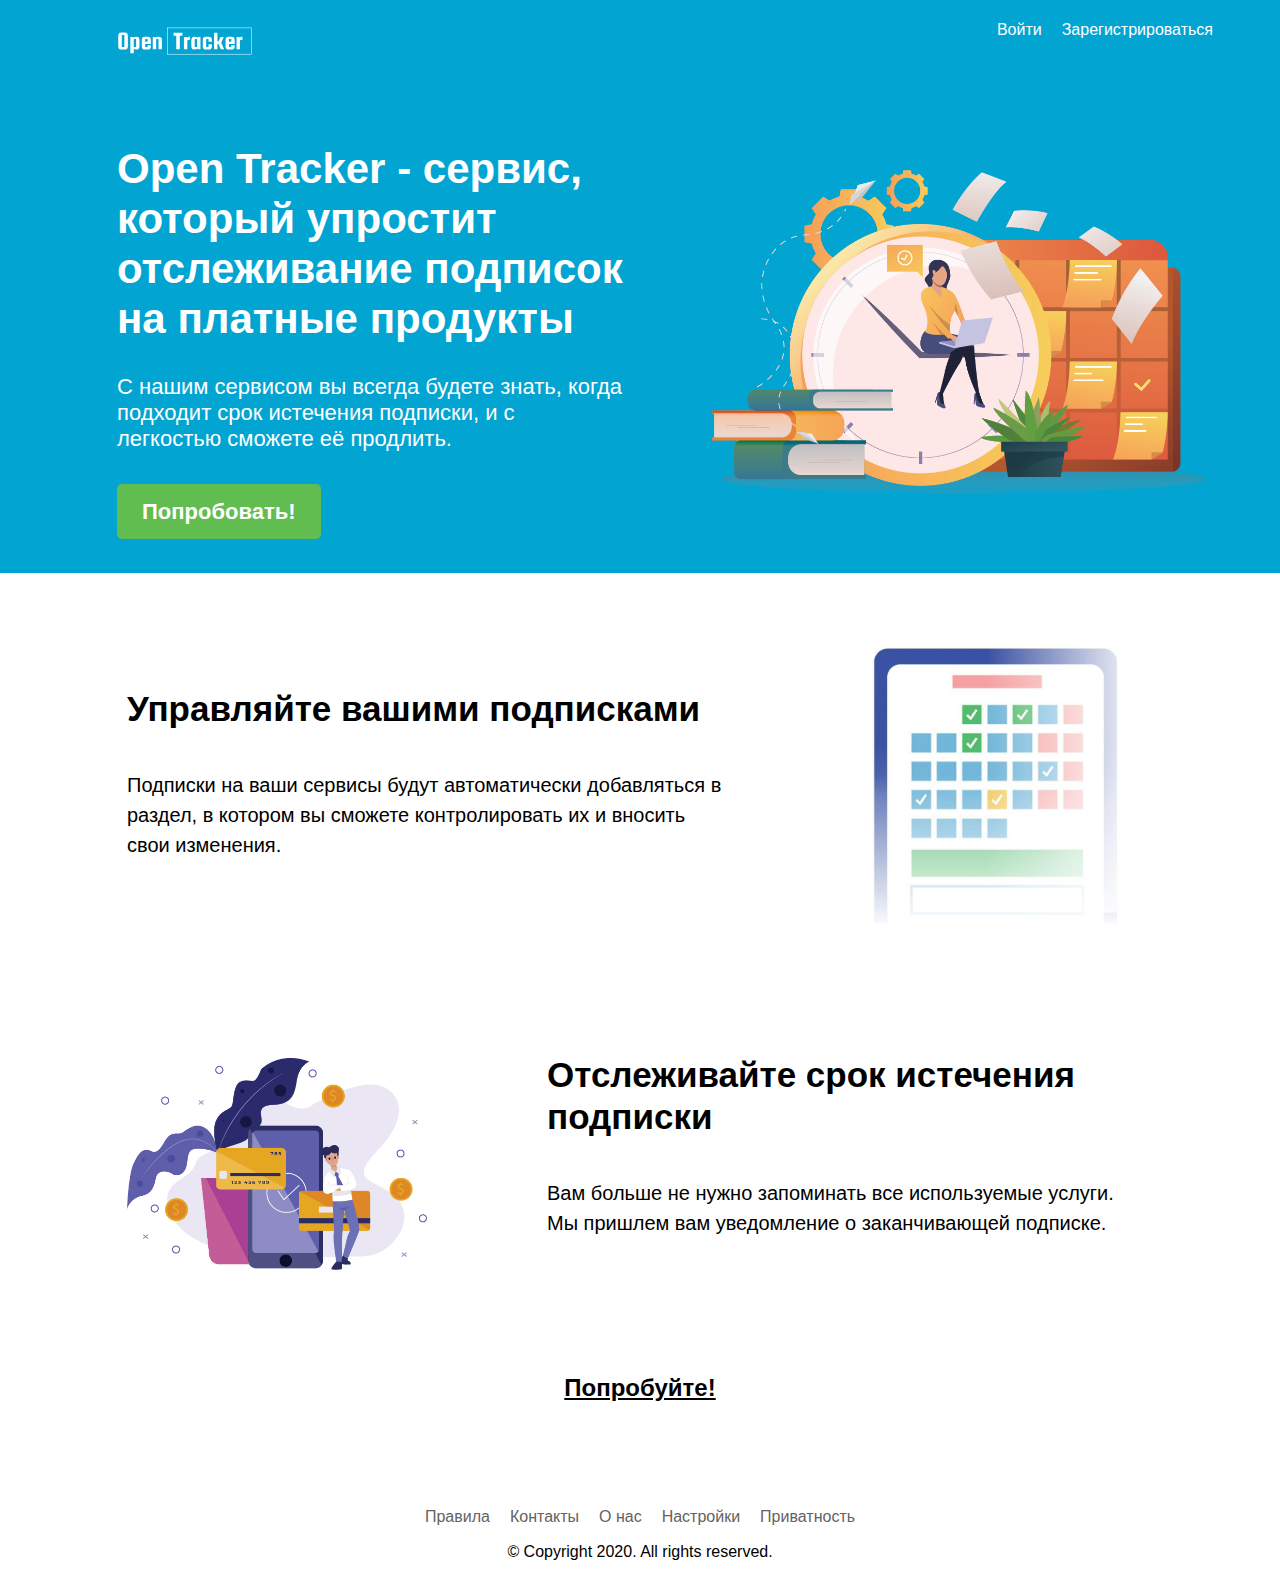
<file: index.html>
<!DOCTYPE html>
<html lang="en">
<head>
    <meta charset="UTF-8">
    <meta name="viewport" content="width=device-width, initial-scale=1.0">
    <meta http-equiv="X-UA-Compatible" content="ie=edge">
    <title>Главная</title>

    <!-- Yandex.Metrika counter --> <script type="text/javascript" > (function(m,e,t,r,i,k,a){m[i]=m[i]||function(){(m[i].a=m[i].a||[]).push(arguments)}; m[i].l=1*new Date();k=e.createElement(t),a=e.getElementsByTagName(t)[0],k.async=1,k.src=r,a.parentNode.insertBefore(k,a)}) (window, document, "script", "https://mc.yandex.ru/metrika/tag.js", "ym"); ym(63083692, "init", { clickmap:true, trackLinks:true, accurateTrackBounce:true, webvisor:true }); </script> <noscript><div><img src="https://mc.yandex.ru/watch/63083692" style="position:absolute; left:-9999px;" alt="" /></div></noscript> <!-- /Yandex.Metrika counter -->

    <link rel="stylesheet" href="css/normalize.css">
    <link rel="stylesheet" href="css/style.css">
</head>
<body class="main-page">
    <header class="main-header">
        <div class="container">
            <nav class="main-navigation">
                <a class="header-logo">
                    <img src="img/Group_6.svg" alt="Open tracker">
                </a>
                <ul class="user-list"> 
                    <li><a onclick="ym(63083692,'reachGoal','temp-button'); return true;" href="temp.html" class="user-list-link user-list-log">Войти</a></li>
                    <li><a onclick="ym(63083692,'reachGoal','temp-button'); return true;" href="temp.html" class="user-list-link user-list-link-sign">Зарегистрироваться</a></li>
                </ul>
            </nav>
        </div>
    </header>

    <main class="main-content">
        <div class="main-desctiption-background">
            <div class="container">
                <div class="column-main-description">
                    <section class="start-description">
                        <h1 class="start-description-title">Open Tracker - сервис, который упростит отслеживание 
                            подписок на платные продукты</h1>
                        <p class="start-description-about">С нашим сервисом вы всегда будете знать, когда подходит
                            срок истечения подписки, и с легкостью сможете её продлить.
                        </p>
                        <a onclick="ym(63083692,'reachGoal','temp-button'); return true;" class="main-desctiption-button" href="temp.html">Попробовать!</a>
                    </section>
                    <div>
                        <img class="image-start-description" src="img/main-photo.png" width="540">
                    </div>
                </div>
            </div>
        </div>

        <section class="main-content-features">
            <div class="container">
                <h2 class="visually-hidden">Преимущества сервиса</h2>
                <div class="main-content-column">
                    <div class="column-text">
                        <h3 class="features-title">Управляйте вашими подписками</h3>
                        <p class="features-description">Подписки на ваши сервисы будут автоматически добавляться в раздел, 
                            в котором вы сможете контролировать их и вносить свои изменения. 
                        </p>
                    </div>
                    <div class="column-image">
                        <img class="photo-features-list" src="img/phone.jpg" alt="Телефон с планером занятий">
                    </div>
                </div>

                <div class="main-content-column">
                    <div class="column-image">
                        <img class="photo-features-list" src="img/peple.jpg" alt="Помощник">
                    </div>
                    <div class="column-text">
                        <h3 class="features-title">Отслеживайте срок истечения подписки</h3>
                        <p class="features-description">Вам больше не нужно запоминать все используемые услуги.
                            Мы пришлем вам уведомление о заканчивающей подписке.
                        </p>
                    </div>
                </div>

                <div class="main-tutorial">
                    <a onclick="ym(63083692,'reachGoal','temp-button'); return true;" href="temp.html"><h2 class="tutorial-title">Попробуйте!</h2></a> 
                    <!-- <img class="tutorial-slider" alt="Обучение" src="img/site.png"> -->
                </div>
            </div>
        </section>



    </main>

    <footer class="main-footer">
        <div class="container">
            <div class="footer-content">
                <ul class="footer-list">
                    <li class="footer-list-item">
                        <a href="#">Правила</a>
                    </li>
                    <li class="footer-list-item">
                        <a href="#">Контакты</a>
                    </li>
                    <li class="footer-list-item">
                        <a href="#">О нас</a>
                    </li>
                    <li class="footer-list-item">
                        <a href="#">Настройки</a>
                    </li>
                    <li class="footer-list-item">
                        <a href="#">Приватность</a>
                    </li>
                </ul>
                <p class="copytight">© Copyright 2020. All rights reserved. </p>
            </div>
        </div>
    </footer>
</body>
</html>
</file>
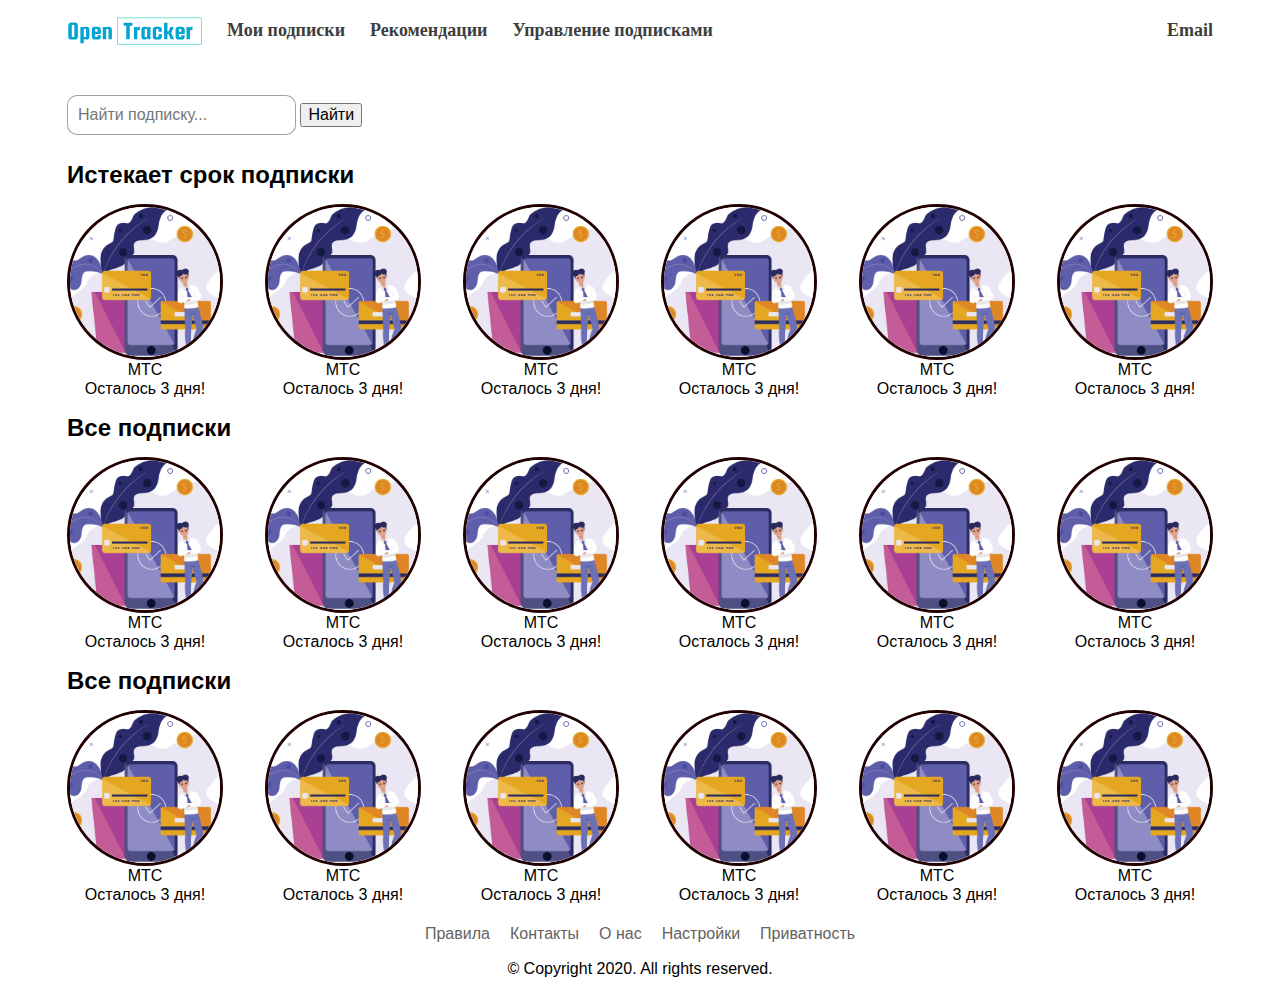
<file: main.html>
<!DOCTYPE html>
<html lang="en">
<head>
    <meta charset="UTF-8">
    <meta name="viewport" content="width=device-width, initial-scale=1.0">
    <meta http-equiv="X-UA-Compatible" content="ie=edge">
    <title>Мои подписки</title>
    <link rel="stylesheet" href="css/normalize.css">
    <link rel="stylesheet" href="css/style.css">
</head>
<body class="inner-page">
    <header class="inner-header">
        <div class="container">
            <nav class="page-navigation">
                <a href="index.html"><img class="nav-logo" src="img/logo_blue.svg" alt="Логотип"></a>
                <ul class="page-list">
                    <li>
                        <a class="page-link">Мои подписки</a>
                    </li>
                    <li>
                        <a class="page-link">Рекомендации</a>
                    </li>
                    <li>
                        <a class="page-link">Управление подписками</a>
                    </li>
                </ul>
                <div class="profile-section">
                    Email
                </div>
            </nav>
        </div>
    </header>

    <main class="main-inner-section">
        <div class="container">
            <form class="form-search" method="POST">
                <input class="search-input" type="text" placeholder="Найти подписку...">
                <button class="search-button">Найти</button>
            </form>

            <section class="subs-list">
                <h2 class="subs-list-title">Истекает срок подписки</h2>
                <ul class="subs-list-render">
                    <li class="subs-list-item">
                        <img class="img-subs" src="img/peple.jpg">
                        <span class="subs-title">МТС</span c>
                        <span class="subs-info-date">Осталось 3 дня!</span c>
                    </li>
                    <li class="subs-list-item">
                        <img class="img-subs" src="img/peple.jpg">
                        <span class="subs-title">МТС</span c>
                        <span class="subs-info-date">Осталось 3 дня!</span c>
                    </li>
                    <li class="subs-list-item">
                        <img class="img-subs" src="img/peple.jpg">
                        <span class="subs-title">МТС</span c>
                        <span class="subs-info-date">Осталось 3 дня!</span c>
                    </li>
                    <li class="subs-list-item">
                        <img class="img-subs" src="img/peple.jpg">
                        <span class="subs-title">МТС</span c>
                        <span class="subs-info-date">Осталось 3 дня!</span c>
                    </li>
                    <li class="subs-list-item">
                        <img class="img-subs" src="img/peple.jpg">
                        <span class="subs-title">МТС</span c>
                        <span class="subs-info-date">Осталось 3 дня!</span c>
                    </li>
                    <li class="subs-list-item">
                        <img class="img-subs" src="img/peple.jpg">
                        <span class="subs-title">МТС</span c>
                        <span class="subs-info-date">Осталось 3 дня!</span c>
                    </li>
                </ul>
            </section>

            <section class="subs-list">
                <h2 class="subs-list-title">Все подписки</h2>
                <ul class="subs-list-render">
                    <li class="subs-list-item">
                        <img class="img-subs" src="img/peple.jpg">
                        <span class="subs-title">МТС</span c>
                        <span class="subs-info-date">Осталось 3 дня!</span c>
                    </li>
                    <li class="subs-list-item">
                        <img class="img-subs" src="img/peple.jpg">
                        <span class="subs-title">МТС</span c>
                        <span class="subs-info-date">Осталось 3 дня!</span c>
                    </li>
                    <li class="subs-list-item">
                        <img class="img-subs" src="img/peple.jpg">
                        <span class="subs-title">МТС</span c>
                        <span class="subs-info-date">Осталось 3 дня!</span c>
                    </li>
                    <li class="subs-list-item">
                        <img class="img-subs" src="img/peple.jpg">
                        <span class="subs-title">МТС</span c>
                        <span class="subs-info-date">Осталось 3 дня!</span c>
                    </li>
                    <li class="subs-list-item">
                        <img class="img-subs" src="img/peple.jpg">
                        <span class="subs-title">МТС</span c>
                        <span class="subs-info-date">Осталось 3 дня!</span c>
                    </li>
                    <li class="subs-list-item">
                        <img class="img-subs" src="img/peple.jpg">
                        <span class="subs-title">МТС</span c>
                        <span class="subs-info-date">Осталось 3 дня!</span c>
                    </li>
                </ul>
            </section>

            <section class="subs-list">
                <h2 class="subs-list-title">Все подписки</h2>
                <ul class="subs-list-render">
                    <li class="subs-list-item">
                        <img class="img-subs" src="img/peple.jpg">
                        <span class="subs-title">МТС</span c>
                        <span class="subs-info-date">Осталось 3 дня!</span c>
                    </li>
                    <li class="subs-list-item">
                        <img class="img-subs" src="img/peple.jpg">
                        <span class="subs-title">МТС</span c>
                        <span class="subs-info-date">Осталось 3 дня!</span c>
                    </li>
                    <li class="subs-list-item">
                        <img class="img-subs" src="img/peple.jpg">
                        <span class="subs-title">МТС</span c>
                        <span class="subs-info-date">Осталось 3 дня!</span c>
                    </li>
                    <li class="subs-list-item">
                        <img class="img-subs" src="img/peple.jpg">
                        <span class="subs-title">МТС</span c>
                        <span class="subs-info-date">Осталось 3 дня!</span c>
                    </li>
                    <li class="subs-list-item">
                        <img class="img-subs" src="img/peple.jpg">
                        <span class="subs-title">МТС</span c>
                        <span class="subs-info-date">Осталось 3 дня!</span c>
                    </li>
                    <li class="subs-list-item">
                        <img class="img-subs" src="img/peple.jpg">
                        <span class="subs-title">МТС</span c>
                        <span class="subs-info-date">Осталось 3 дня!</span c>
                    </li>
                </ul>
            </section>
        </div>
    </main>

    <footer class="main-footer">
        <div class="container">
            <div class="footer-content">
                <ul class="footer-list">
                    <li class="footer-list-item">
                        <a href="#">Правила</a>
                    </li>
                    <li class="footer-list-item">
                        <a href="#">Контакты</a>
                    </li>
                    <li class="footer-list-item">
                        <a href="#">О нас</a>
                    </li>
                    <li class="footer-list-item">
                        <a href="#">Настройки</a>
                    </li>
                    <li class="footer-list-item">
                        <a href="#">Приватность</a>
                    </li>
                </ul>
                <p class="copytight">© Copyright 2020. All rights reserved. </p>
            </div>
        </div>
    </footer>
</body>
</html>
</file>
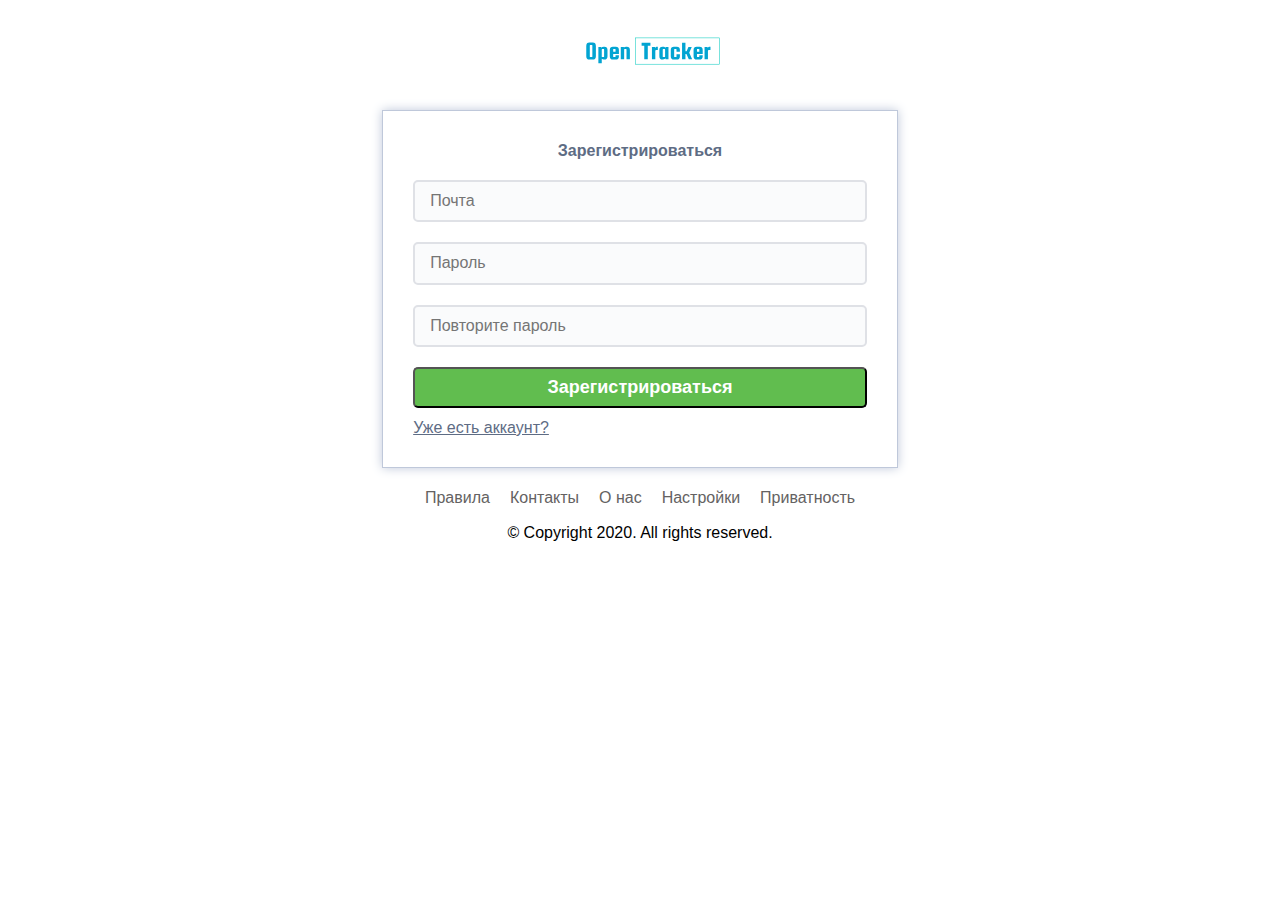
<file: register.html>
<!DOCTYPE html>
<html lang="ru">
<head>
    <meta charset="UTF-8">
    <meta name="viewport" content="width=device-width, initial-scale=1.0">
    <meta http-equiv="X-UA-Compatible" content="ie=edge">
    <title>Регистрация</title>
    <link rel="stylesheet" href="css/normalize.css">
    <link rel="stylesheet" href="css/style.css">
</head>
<body class="login-page">
    <main class="login-content">
        <div class="container">
            <div class="login-column">
                <a href="index.html" class="header-logo">
                    <img src="img/logo_blue.svg" alt="logo">
                </a>
                <div class="login-section">
                    <h1 class="input-title">Зарегистрироваться</h1>
                    <form class="user-logging" method="GET" action="#">
                        <p>
                            <label class="visually-hidden" for="user-login-input">Email</label>
                            <input class="input-login" id="user-login-input" type="email" name="email" placeholder="Почта">
                        </p>
                        <p>
                            <label class="visually-hidden" for="user-login-password">Пароль</label>
                            <input class="input-login" id="user-login-password" type="password" name="password" placeholder="Пароль">
                        </p>
                        <p>
                            <label class="visually-hidden" for="user-login-password-2">Повторите пароль</label>
                            <input class="input-login" id="user-login-password-2" type="password" name="password-2" placeholder="Повторите пароль">
                        </p>
                        <button type="submit" class="login-button">Зарегистрироваться</button>
                    </form>
                    <div class="extra-help-login">
                        <a href="login.html" class="login-register">Уже есть аккаунт?</a>
                    </div>
                </div>
            </div>
        </div>
    </main>

    <footer class="main-footer">
        <div class="container">
            <div class="footer-content">
                <ul class="footer-list">
                    <li class="footer-list-item">
                        <a href="#">Правила</a>
                    </li>
                    <li class="footer-list-item">
                        <a href="#">Контакты</a>
                    </li>
                    <li class="footer-list-item">
                        <a href="#">О нас</a>
                    </li>
                    <li class="footer-list-item">
                        <a href="#">Настройки</a>
                    </li>
                    <li class="footer-list-item">
                        <a href="#">Приватность</a>
                    </li>
                </ul>
                <p class="copytight">© Copyright 2020. All rights reserved. </p>
            </div>
        </div>
    </footer>
</body>
</html>
</file>
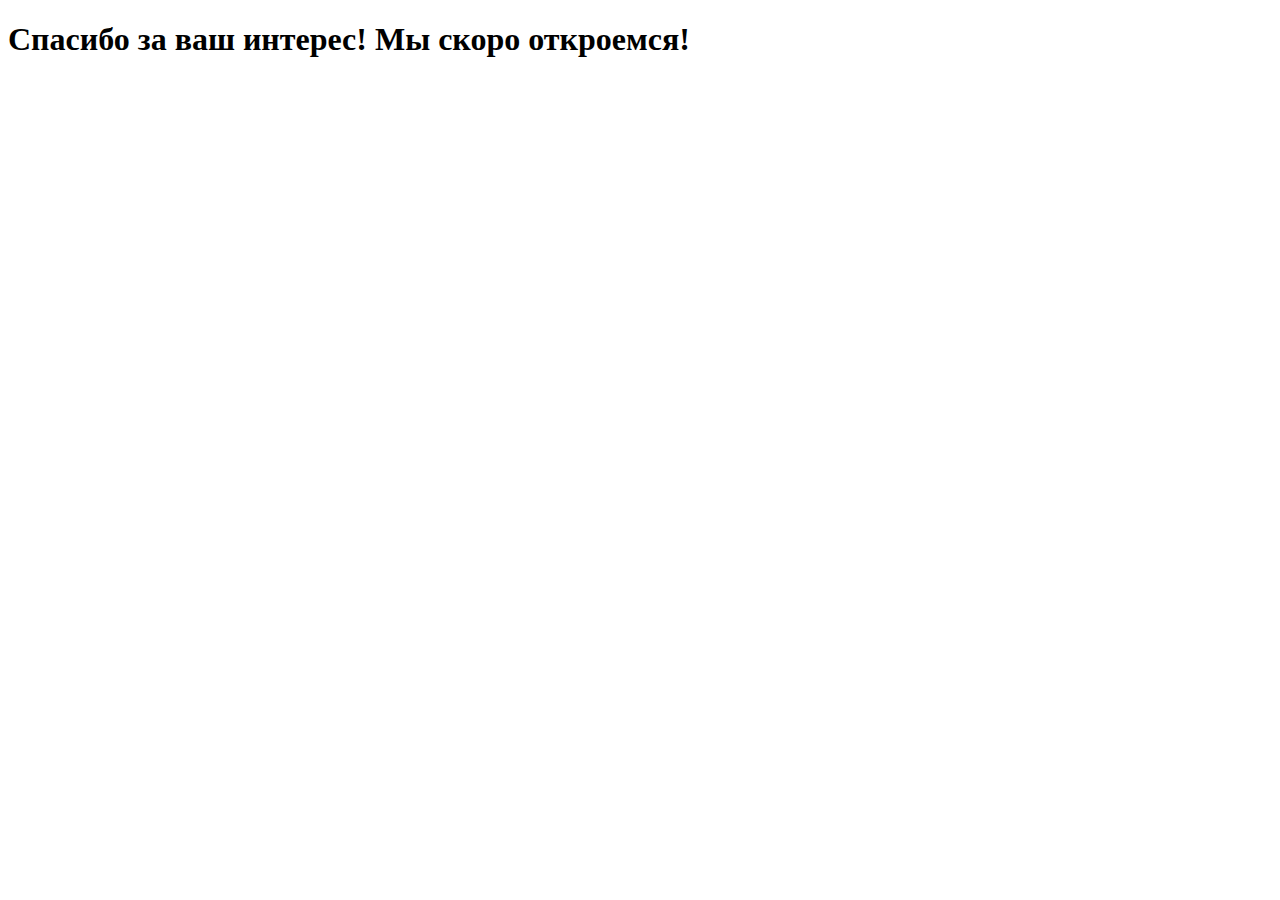
<file: temp.html>
<!DOCTYPE html>
<html lang="en">
<head>
    <meta charset="UTF-8">
    <meta name="viewport" content="width=device-width, initial-scale=1.0">
    <meta http-equiv="X-UA-Compatible" content="ie=edge">
    <title>Скоро!</title>
</head>
<body>
    <h1>Спасибо за ваш интерес! Мы скоро откроемся!</h1>
</body>
</html>
</file>
<file: css/style.css>
/****************************

        Common style

****************************/

html,
body {
	height: 100%;
}

body {
    background-color: #ffffff;
    
    color: #000000;
    font-family: 'PT Sans Caption', Arial, sans-serif;
    font-size: 16px;
    line-height: 19px;
}

.visually-hidden:not(:focus):not(:active),
input[type="checkbox"].visually-hidden,
input[type="radio"].visually-hidden {
    position: absolute;

    width: 1px;
    height: 1px;
    margin: -1px;
    border: 0;
    padding: 0;

    white-space: nowrap;

    clip-path: inset(100%);
    clip: rect(0 0 0 0);
    overflow: hidden;
}

.container {
    max-width: 1146px;
    margin: 0 auto;
    padding: 0 20px;
}

img {
    width: 100%;
    height: auto;
}

/****************************

        Main page

****************************/

.main-page {
    display: flex;
	flex-direction: column;
    min-height: 100%;
    margin: 0;
}

.main-header {
    background-color: #02a4d2;

    padding: 20px 0;

    width: 100%;

    color: #ffffff;
}

.main-navigation {
    display: flex;
    justify-content: space-between;
}

.user-list {
    list-style: none;

    margin: 0;
    padding: 0;

    display: flex;
}

.user-list-link {
    color: #ffffff;
    text-decoration: none;

    margin-left: 20px;

    cursor: pointer;
}

.user-list-link:hover,
.user-list-link:focus {
    text-decoration: underline;
}

.main-desctiption-background {
    background-color: #02a4d2;

    padding: 50px 0;
}

.column-main-description {
    background-color: #02a4d2;

    color: #ffffff;

    display: flex;
    align-items: center;
}

.start-description {
    padding: 0 50px;
}

.image-start-description {
    width: 540px;
}

.start-description-title {
    font-size: 42px;
    font-weight: bold;
    line-height: 50px;

    margin: 0;
    margin-bottom: 30px;
}

.start-description-about {
    font-size: 22px;
    line-height: 26px;
    font-weight: normal;

    margin: 0;
    margin-bottom: 50px;
}

.main-desctiption-button {
    margin-top: 30px;

    background-color: #61bd4f;

    padding: 15px 25px;
    
    border-radius: 5px;

    color: #ffffff;
    font-size: 22px;
    font-weight: bold;
    text-decoration: none;

    transition: all 0.5s ease;
}

.main-desctiption-button:hover,
.main-desctiption-button:active,
.main-desctiption-button:focus {
    background-color: #28b40c;
}

.main-content-features {
    padding: 60px 0;
}

.main-content-column {
    display: flex;
    align-items: center;

    margin-bottom: 100px;
}

.photo-features-list {
    max-width: 300px;
}

.features-title {
    font-size: 35px;
    font-weight: bold;
    line-height: 42px;

    margin: 0;
    margin-bottom: 40px;
}

.features-description {
    margin: 0;
    margin-bottom: 40px;

    font-size: 20px;
    line-height: 30px;
}

.column-text {
    max-width: 600px;
    margin: 0 60px;
}

.column-image {
    margin: 0 60px;
}

.main-tutorial {
    display: flex;
    flex-direction: column;
    align-items: center;
}

.main-tutorial a {
    color: black;
}

.main-tutorial a:hover,
.main-tutorial a:focus {
    text-decoration: none;
}

.tutorial-slider {
    max-width: 700px;
}

.tutorial-title {
    margin: 0;
    margin-bottom: 30px;
}

/****************************

        Footer

****************************/

.footer-content {
    display: flex;
    flex-direction: column;
    align-items: center;

    margin-top: 20px;
}

.footer-list {
    margin: 0;
    padding: 0;
    
    list-style: none;
    
    display: flex;
}

.footer-list-item {
    margin: 0 10px;
}

.footer-list-item a {
    color: #646262;

    text-decoration: none;

    cursor: pointer;
}

.footer-list-item a:hover,
.footer-list-item a:active {
    text-decoration: underline;
}

/****************************

        Login Page

****************************/

.login-column {
    display: flex;
    flex-direction: column;
    align-items: center;
}

.login-page .header-logo {
    text-decoration: none;

    cursor: pointer;

    margin: 30px 0;
    
    color: #02a4d2;
    font-size: 32px;
}

.header-logo img {
    width: 160px;
    height: 50px;

    margin-left: 50px;
}

.login-column-section {
    width: 80%;
    height: 420px;

    margin-bottom: 30px;

    display: flex;
    justify-content: space-between;
}

.login-section {
    width: 45%;
    
    box-sizing: border-box;

    padding: 30px;
    
    border: 1px solid #bfc8da;
    box-shadow: 0 0 10px#bfc8da;

    color: #5e6c84;
}

.column-features {
    display: flex;
    flex-direction: column;
    align-items: center;
}

.features-section {
    width: 40%;

}

.features-photo {
    width: 80%;
    height: auto;

    border-radius: 50%;

    margin-bottom: 15px;

    position: relative;
}

.features-photo::after {
    content: "";

    top: 0;
    left: 0;

    width: 10px;
    height: 10px;

    background-color: red;

    position: absolute;
}


/* Слайдер */
.sim-slider {
    max-width: 45%;

    box-sizing: border-box;

    padding: 30px 50px;

    background-color: white;
  }
  
  /* General styles */
  .sim-slider {
    position: relative;
  }
  
  .sim-slider-list {
    margin: 0;
    padding: 0;
    list-style-type: none;
    position: relative;
  }
  
  .sim-slider-element {
    width: 100%;
    transition: opacity 1s ease-in;
    opacity: 0;
    position: absolute;
    z-index: 2;
    left: 0;
    top: 0;
    display: block;
  }

  .sim-slider-element img {
    border-radius: 50%;

    width: 100%;
    height: auto;

    margin-bottom: 10px;
  }

  .sim-slider-element span {
      margin-bottom: 30px;

      display: block;

      text-align: center;
  }
  
  /* Navigation item styles */
  div.sim-slider-arrow-left,
  div.sim-slider-arrow-right {
    width: 22px;
    height: 40px;
    position: absolute;
    cursor: pointer;
    opacity: 0.6;
    z-index: 4;
  }
  
  div.sim-slider-arrow-left {
    left: 10px;
    top: 40%;
    display: block;
    background: url("http://pvbk.spb.ru/inc/slider/sim-files/sim-arrow-left.png") no-repeat;
  }
  
  div.sim-slider-arrow-right {
    right: 10px;
    top: 40%;
    display: block;
    background: url("http://pvbk.spb.ru/inc/slider/sim-files/sim-arrow-right.png") no-repeat;
  }
  
  div.sim-slider-arrow-left:hover {
    opacity: 1.0;
  }
  
  div.sim-slider-arrow-right:hover {
    opacity: 1.0;
  }
  
  div.sim-slider-dots {
    width: 100%;
    height: auto;
    position: absolute;
    left: 0;
    bottom: 0;
    z-index: 3;
    text-align: center;
  }
  
  span.sim-dot {
    width: 10px;
    height: 10px;
    margin: 5px 7px;
    padding: 0;
    display: inline-block;
    background-color: #BBB;
    border-radius: 5px;
    cursor: pointer;
  }



.input-title {
    color: #5e6c84;

    font-size: 16px;
    font-weight: bold;

    margin: 0;
    margin-bottom: 20px;

    text-align: center;
}

.user-logging,
.user-logging-recover {
    display: flex;
    flex-direction: column;
}

.user-logging p,
.user-logging-recover p {
    margin: 0;
    margin-bottom: 20px;
}

.input-login {
    box-sizing: border-box;
    width: 100%;

    padding: 10px 15px;

    background-color: #fafbfc;

    border: 2px solid #dfe1e6;
    border-radius: 5px;
}

.input-login:active,
.input-login:focus {
    border: 2px solid #02a4d2;
}

.login-password-info label:hover,
.login-password-info label:active {
    color: #02a4d2;
}

.login-password-info {
    display: flex;
    flex-wrap: wrap;
    justify-content: space-between;

    margin: 15px 0;
}

.login-password-info > label {
    position: relative;

    padding-left: 30px;

    cursor: pointer;
}

.login-password-info input[type="checkbox"] + .checkbox-indicator {
    position: absolute;
    top: 0;
    left: 0;

    width: 17px;
    height: 17px;

    border: 2px solid #5e6c84;
}

.login-password-info input[type="checkbox"]:focus + .checkbox-indicator {
    border-color: #02a4d2;
    outline: thin dotted; 
    outline: 5px auto -webkit-focus-ring-color;
}

.login-password-info input[type="checkbox"]:checked + .checkbox-indicator::before, 
.login-password-info input[type="checkbox"]:checked + .checkbox-indicator::after {
    content: "";

    position: absolute;
    top: 8px;
    left: 1px;

    width: 15px;
    height: 2px;

    background-color: #5e6c84;
} 

.login-password-info input[type="checkbox"]:checked + .checkbox-indicator::before {
    transform: rotate(45deg);
}

.login-password-info input[type="checkbox"]:checked + .checkbox-indicator::after {
    transform: rotate(-45deg);
}

.login-password-restore {
    color: #5e6c84;
    text-decoration: underline;
}

.login-password-restore:hover,
.login-password-restore:focus {
    text-decoration: none;
}

.login-button {
    background-color: #61bd4f;

    padding: 8px 25px;
    margin-bottom: 10px;
    
    border-radius: 5px;

    color: #ffffff;
    font-size: 18px;
    font-weight: bold;

    transition: all 0.5s ease;
}

.login-button:hover,
.login-button:active,
.login-button:focus {
    background-color: #28b40c;
}

.login-register,
.login-back {
    display: inline-block;

    margin: 0;

    color: #5e6c84;

    text-decoration: underline;

    cursor: pointer;
}

.login-register:hover,
.login-register:focus,
.login-back:focus,
.login-back:hover {
    text-decoration: none;
}

.back-login {
    display: flex;
    flex-direction: column;

    align-items: center;
}

.bank-login-list {
    margin: 0;
    padding: 0;

    list-style: none;

    display: flex;
    justify-content: center;
}

.bank-login-item a {
    text-decoration: none;
}

.bank-login-item a img {
    width: 50px;
    height: 50px;

    margin: 0 10px;
}

/****************************

        Inner page

****************************/

.inner-header {
    font-family: Roboto;
    font-size: 18px;
    line-height: 21px;
    color: #3E3E3E;
    font-weight: bold;

    margin-bottom: 20px;
}

.page-navigation {
    display: flex;
    justify-content: flex-start;
    align-items: flex-start;
    
    padding: 10px 0;
}

.nav-logo {
    width: 160px;
    height: 50px;

    align-self: center;
}

.page-list {
    margin: 0;
    margin-top: 10px;
    padding: 0;

    list-style: none;

    display: flex;
}

.page-link {
    margin-right: 25px;
}

.profile-section {
    margin-top: 10px;
    margin-left: auto;
}

.search-input {
    border: 1px solid rgba(65, 65, 65, 0.5);

    border-radius: 10px;
    padding: 10px;
}

.form-search {
    margin-bottom: 30px;
}

.subs-list-render {
    margin: 0;
    padding: 0;

    list-style: none;

    display: flex;
    justify-content: space-between;
}

.img-subs {
    border: 3px solid #210000;

    object-fit: cover;

    width: 150px;
    height: 150px;

    border-radius: 50%;
}

.subs-list-item {
    display: flex;
    flex-direction: column;
    align-items: center;
}

/****************************

        Help style

****************************/

.hide-elem {
    display: none;
}

.bg-header {
    background-color: #4e73df
}

.text-name-color {
    color: #ffffff;
}

.sidebar .nav-item .nav-link[data-toggle="collapse"].collapsed::after {
    content: '';
}

.scroll-to-top {
    z-index: 5;
}

.fc-business-container .fc-nonbusiness {
    background: #000000;
}

.time-form-calc {
    display: flex;
    justify-content: space-between;
}

.time-form-calc-left,
.time-form-calc-right {
    max-width: 45%;
}

form .btn-red-color {
    float: right;

    background-color: #cc0000;
    border-color: #cc0000;
}

.rounded-circle {
    object-fit: cover;
}

.ui-dialog-title,
.ui-dialog-titlebar-close:focus,
.ui-dialog-titlebar-close:active {
    outline: none;
}

.setting-section {
    padding: 10px;
    border: 2px solid #4e73df;
    border-radius: 10px;
    width: 40%;
}

.setting-input {
    display: block;
    width: 100%;
}

.setting-title {
    color: #5a5c69;
}

/****************************

        Media

****************************/

@media (max-width: 1200px) {
    .tutorial-slider {
       width: 80%;
    }
    .user-list-link{
        font-size: 24px;
        align-items: center;
    }
    .user-list li {
        vertical-align: middle;
    }
    .user-list {
        flex-wrap: wrap;
    }
    .login-section {
        width: 80%;
    }
    .footer-list {
        flex-wrap: wrap;
    }
    .login-password-info label {
        margin-bottom: 15px;
    }
    .start-description {
        padding: 10px;
    }
    .main-navigation {
        flex-wrap: wrap;
    }
    .start-description-title {
        font-size: 26px;
        line-height: 32px;
    }
    .image-start-description {
        width: 80%;
    }
    .column-image {
        order: 2;
    }
    .main-content-column {
        flex-wrap: wrap;
    }
    .column-main-description {
        flex-wrap: wrap;
    }
    .main-desctiption-button {
        margin-bottom: 15px;
        display: block;
    }
}
</file>
